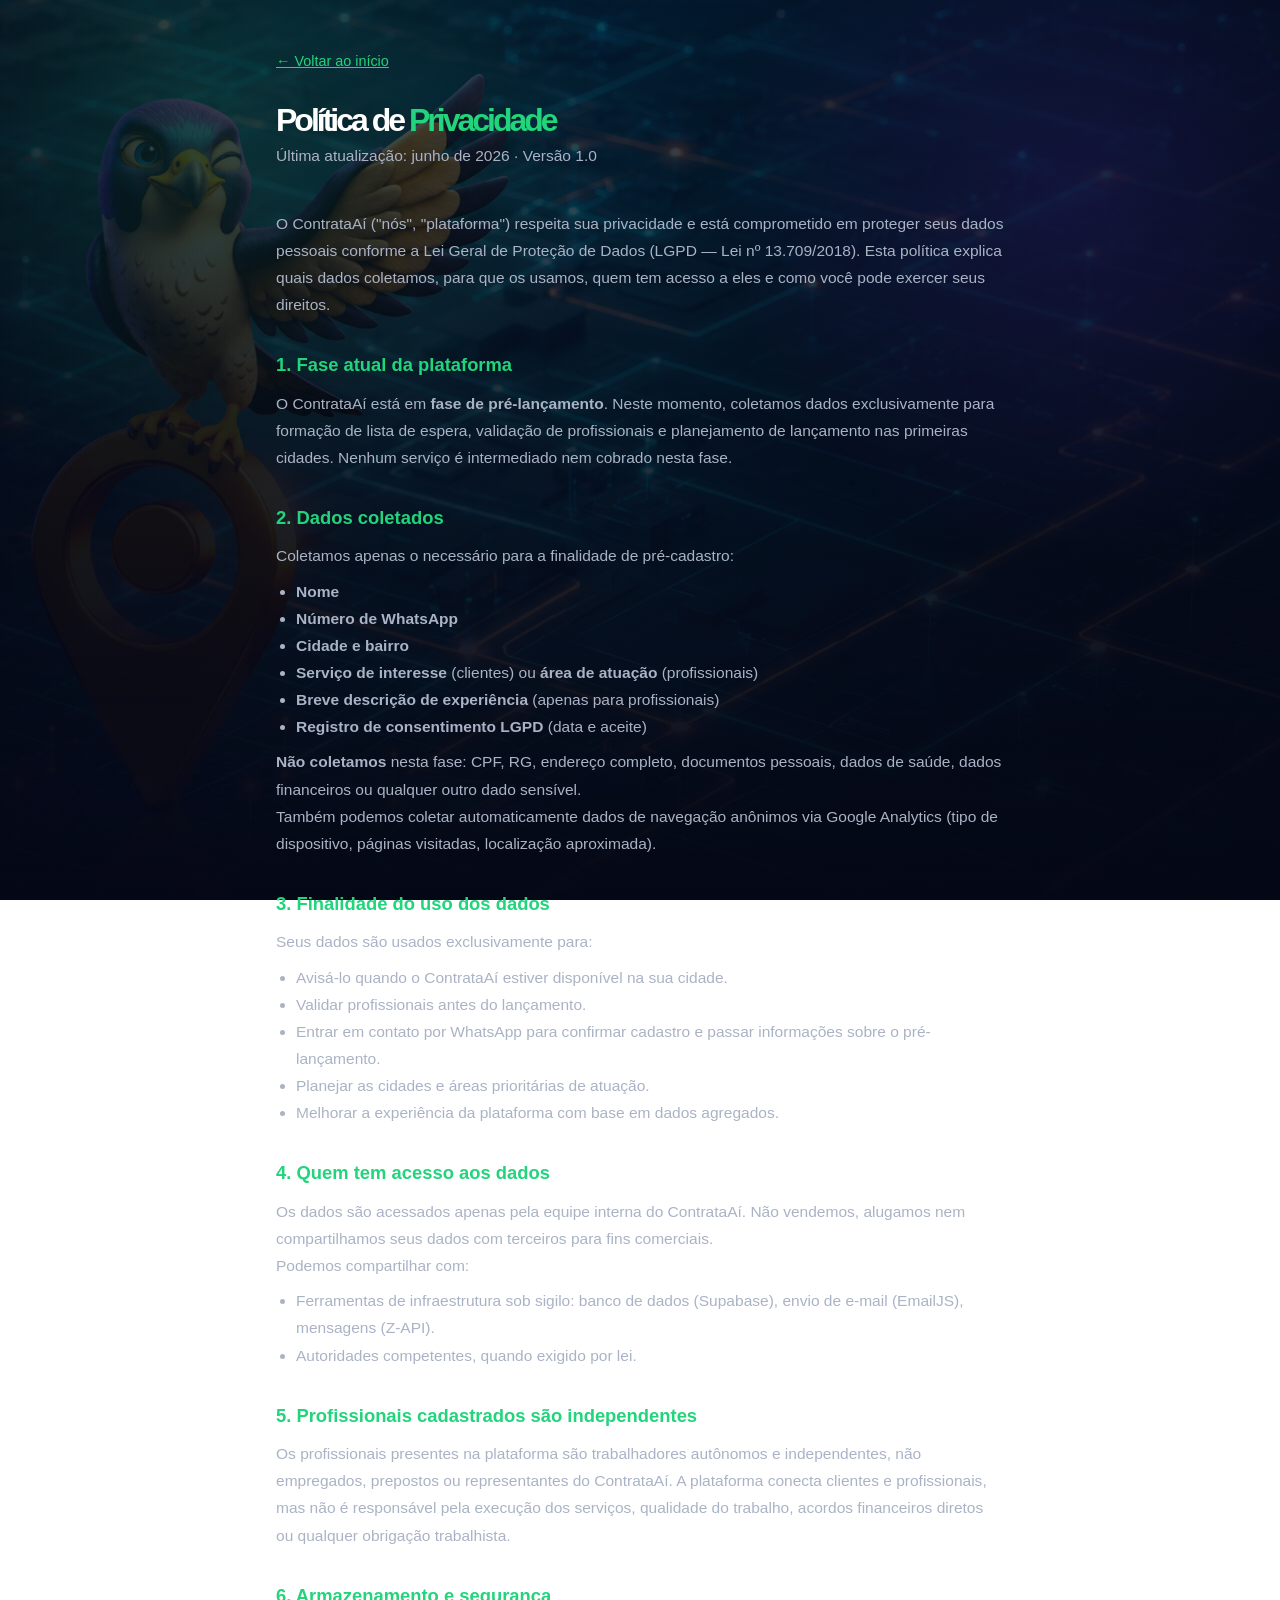
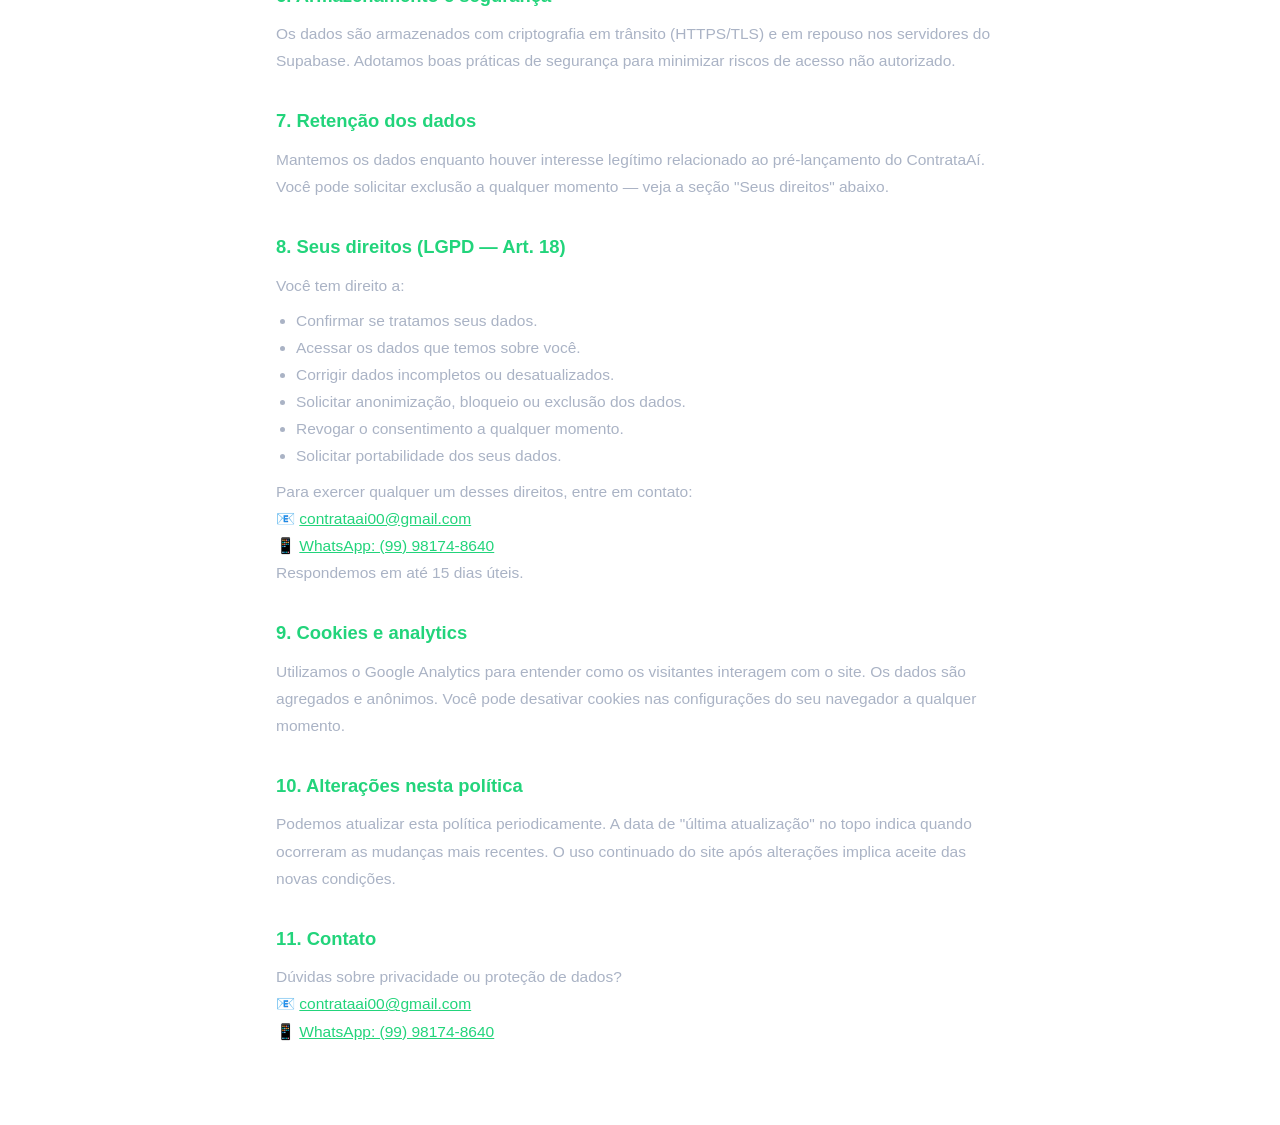
<file: privacidade.html>
<!DOCTYPE html>
<html lang="pt-BR">
<head>
  <meta charset="UTF-8" />
  <meta name="viewport" content="width=device-width, initial-scale=1.0" />
  <title>ContrataAí — Política de privacidade</title>
  <meta name="description" content="Política de privacidade do ContrataAí." />
  <link rel="stylesheet" href="./styles.css" />
  <style>
    .doc-container {
      max-width: 760px;
      margin: 0 auto;
      padding: 48px 16px 80px;
    }

    .doc-container h1 {
      font-size: 2rem;
      margin-bottom: 6px;
    }

    .doc-container h1 span { color: var(--green); }

    .doc-meta {
      color: var(--muted);
      font-size: .9rem;
      margin-bottom: 40px;
    }

    .doc-container h2 {
      font-size: 1.15rem;
      color: var(--green);
      margin: 32px 0 10px;
    }

    .doc-container p,
    .doc-container li {
      color: var(--muted);
      line-height: 1.75;
      font-size: .97rem;
    }

    .doc-container ul {
      padding-left: 20px;
      margin: 8px 0;
    }

    .doc-container a { color: var(--green); text-decoration: underline; }

    .back-link {
      display: inline-block;
      margin-bottom: 32px;
      color: var(--muted);
      font-size: .9rem;
    }

    .back-link:hover { color: var(--white); }
  </style>
</head>
<body>
<div class="doc-container">
  <a class="back-link" href="./index.html">← Voltar ao início</a>

  <h1>Política de <span>Privacidade</span></h1>
  <p class="doc-meta">Última atualização: junho de 2026 · Versão 1.0</p>

  <p>
    O ContrataAí ("nós", "plataforma") respeita sua privacidade e está comprometido em
    proteger seus dados pessoais conforme a Lei Geral de Proteção de Dados (LGPD —
    Lei nº 13.709/2018). Esta política explica quais dados coletamos, para que os usamos,
    quem tem acesso a eles e como você pode exercer seus direitos.
  </p>

  <h2>1. Fase atual da plataforma</h2>
  <p>
    O ContrataAí está em <strong>fase de pré-lançamento</strong>. Neste momento, coletamos
    dados exclusivamente para formação de lista de espera, validação de profissionais
    e planejamento de lançamento nas primeiras cidades. Nenhum serviço é intermediado
    nem cobrado nesta fase.
  </p>

  <h2>2. Dados coletados</h2>
  <p>Coletamos apenas o necessário para a finalidade de pré-cadastro:</p>
  <ul>
    <li><strong>Nome</strong></li>
    <li><strong>Número de WhatsApp</strong></li>
    <li><strong>Cidade e bairro</strong></li>
    <li><strong>Serviço de interesse</strong> (clientes) ou <strong>área de atuação</strong> (profissionais)</li>
    <li><strong>Breve descrição de experiência</strong> (apenas para profissionais)</li>
    <li><strong>Registro de consentimento LGPD</strong> (data e aceite)</li>
  </ul>
  <p><strong>Não coletamos</strong> nesta fase: CPF, RG, endereço completo, documentos pessoais,
  dados de saúde, dados financeiros ou qualquer outro dado sensível.</p>
  <p>Também podemos coletar automaticamente dados de navegação anônimos via Google Analytics
  (tipo de dispositivo, páginas visitadas, localização aproximada).</p>

  <h2>3. Finalidade do uso dos dados</h2>
  <p>Seus dados são usados exclusivamente para:</p>
  <ul>
    <li>Avisá-lo quando o ContrataAí estiver disponível na sua cidade.</li>
    <li>Validar profissionais antes do lançamento.</li>
    <li>Entrar em contato por WhatsApp para confirmar cadastro e passar informações sobre o pré-lançamento.</li>
    <li>Planejar as cidades e áreas prioritárias de atuação.</li>
    <li>Melhorar a experiência da plataforma com base em dados agregados.</li>
  </ul>

  <h2>4. Quem tem acesso aos dados</h2>
  <p>
    Os dados são acessados apenas pela equipe interna do ContrataAí. Não vendemos,
    alugamos nem compartilhamos seus dados com terceiros para fins comerciais.
  </p>
  <p>Podemos compartilhar com:</p>
  <ul>
    <li>Ferramentas de infraestrutura sob sigilo: banco de dados (Supabase), envio de e-mail (EmailJS), mensagens (Z-API).</li>
    <li>Autoridades competentes, quando exigido por lei.</li>
  </ul>

  <h2>5. Profissionais cadastrados são independentes</h2>
  <p>
    Os profissionais presentes na plataforma são trabalhadores autônomos e independentes,
    não empregados, prepostos ou representantes do ContrataAí. A plataforma conecta
    clientes e profissionais, mas não é responsável pela execução dos serviços,
    qualidade do trabalho, acordos financeiros diretos ou qualquer obrigação trabalhista.
  </p>

  <h2>6. Armazenamento e segurança</h2>
  <p>
    Os dados são armazenados com criptografia em trânsito (HTTPS/TLS) e em repouso
    nos servidores do Supabase. Adotamos boas práticas de segurança para minimizar
    riscos de acesso não autorizado.
  </p>

  <h2>7. Retenção dos dados</h2>
  <p>
    Mantemos os dados enquanto houver interesse legítimo relacionado ao pré-lançamento
    do ContrataAí. Você pode solicitar exclusão a qualquer momento — veja a seção
    "Seus direitos" abaixo.
  </p>

  <h2>8. Seus direitos (LGPD — Art. 18)</h2>
  <p>Você tem direito a:</p>
  <ul>
    <li>Confirmar se tratamos seus dados.</li>
    <li>Acessar os dados que temos sobre você.</li>
    <li>Corrigir dados incompletos ou desatualizados.</li>
    <li>Solicitar anonimização, bloqueio ou exclusão dos dados.</li>
    <li>Revogar o consentimento a qualquer momento.</li>
    <li>Solicitar portabilidade dos seus dados.</li>
  </ul>
  <p>
    Para exercer qualquer um desses direitos, entre em contato:<br />
    📧 <a href="mailto:contrataai00@gmail.com">contrataai00@gmail.com</a><br />
    📱 <a href="https://wa.me/5599981748640" target="_blank">WhatsApp: (99) 98174-8640</a>
  </p>
  <p>Respondemos em até 15 dias úteis.</p>

  <h2>9. Cookies e analytics</h2>
  <p>
    Utilizamos o Google Analytics para entender como os visitantes interagem com o site.
    Os dados são agregados e anônimos. Você pode desativar cookies nas configurações
    do seu navegador a qualquer momento.
  </p>

  <h2>10. Alterações nesta política</h2>
  <p>
    Podemos atualizar esta política periodicamente. A data de "última atualização" no
    topo indica quando ocorreram as mudanças mais recentes. O uso continuado do site
    após alterações implica aceite das novas condições.
  </p>

  <h2>11. Contato</h2>
  <p>
    Dúvidas sobre privacidade ou proteção de dados?<br />
    📧 <a href="mailto:contrataai00@gmail.com">contrataai00@gmail.com</a><br />
    📱 <a href="https://wa.me/5599981748640" target="_blank">WhatsApp: (99) 98174-8640</a>
  </p>
</div>
</body>
</html>
</file>
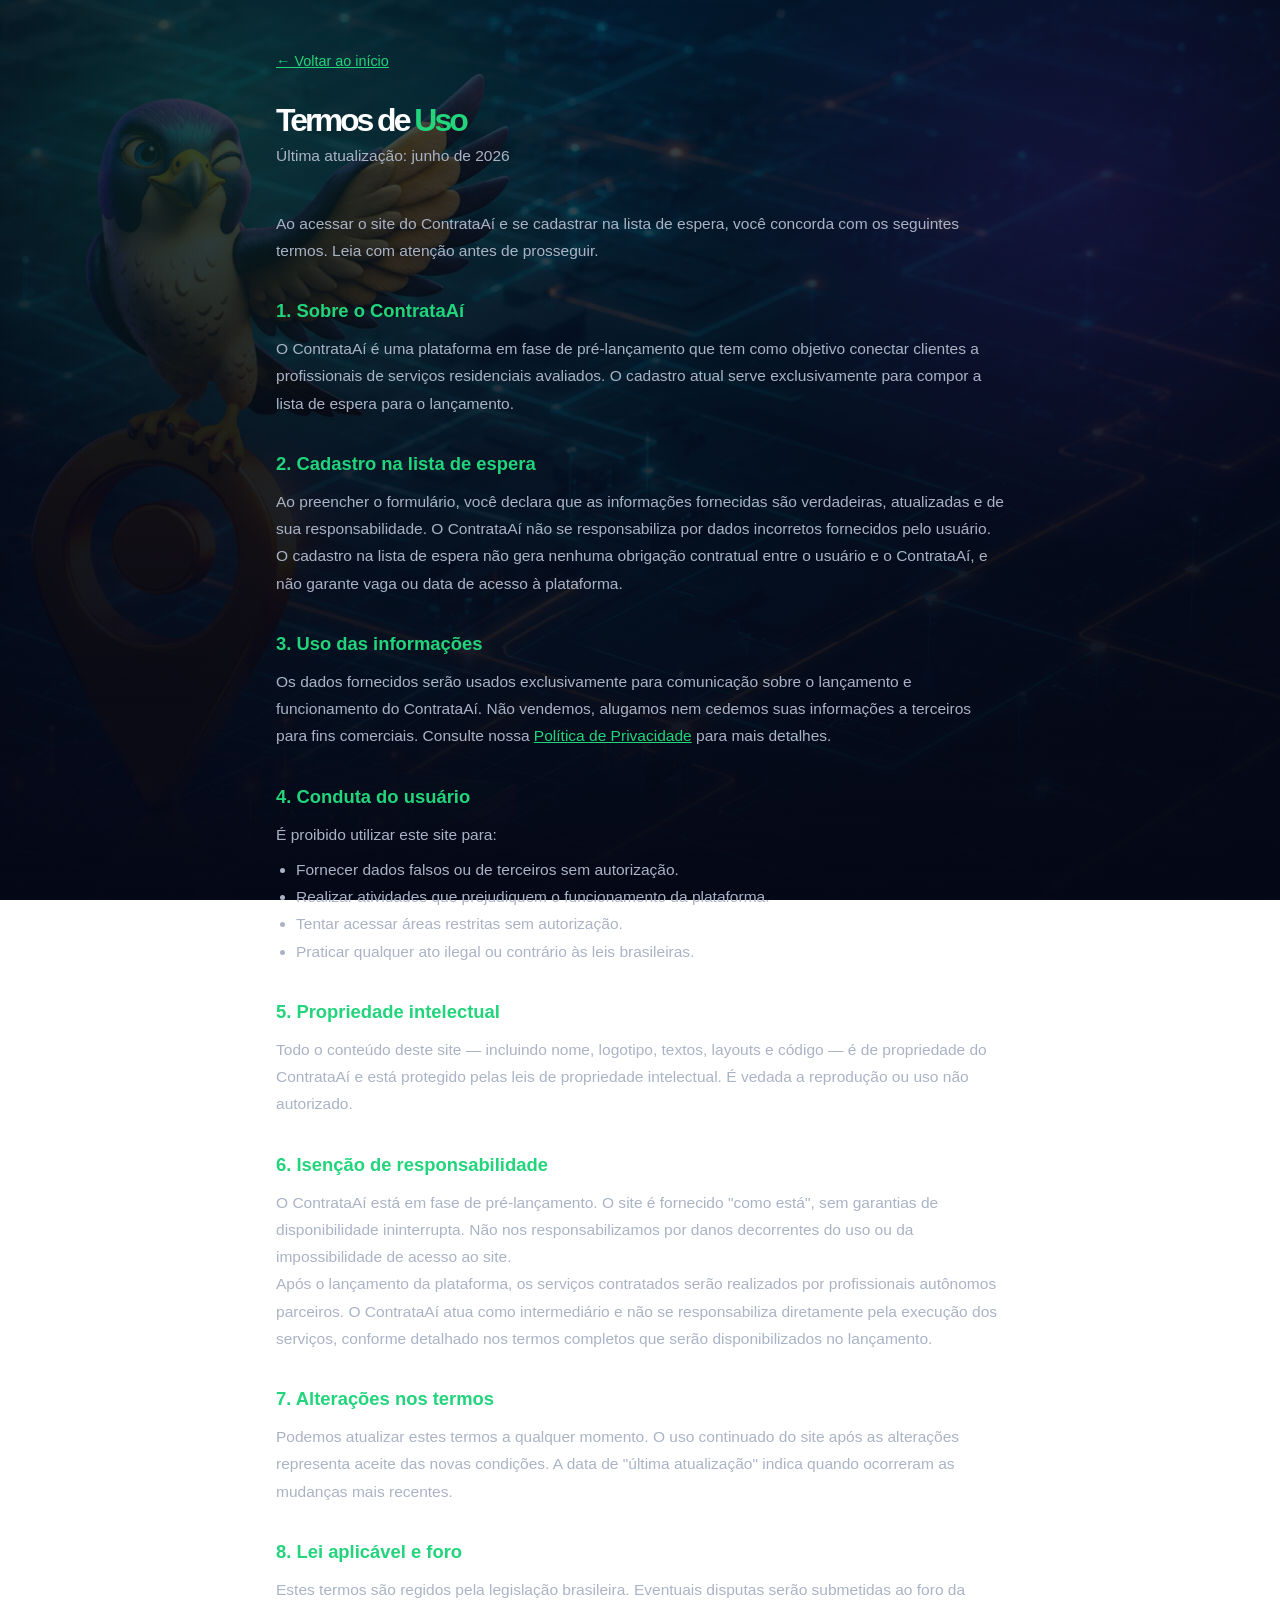
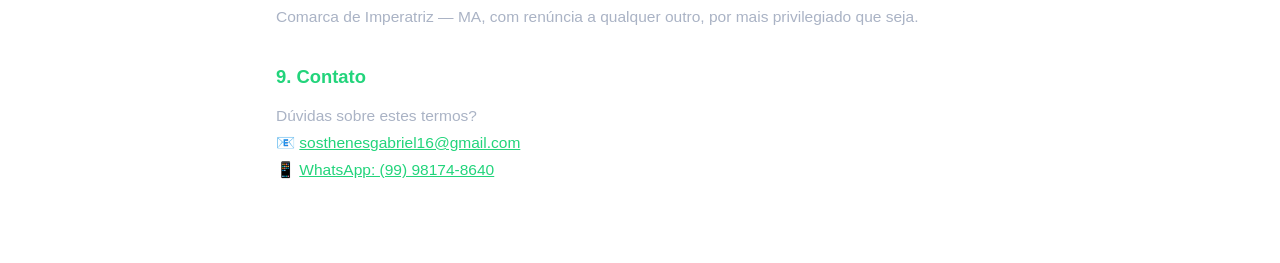
<file: termos.html>
<!DOCTYPE html>
<html lang="pt-BR">
<head>
  <meta charset="UTF-8" />
  <meta name="viewport" content="width=device-width, initial-scale=1.0" />
  <title>ContrataAí — Termos de uso</title>
  <meta name="description" content="Termos de uso do ContrataAí." />
  <link rel="stylesheet" href="./styles.css" />
  <style>
    .doc-container {
      max-width: 760px;
      margin: 0 auto;
      padding: 48px 16px 80px;
    }
    .doc-container h1 { font-size: 2rem; margin-bottom: 6px; }
    .doc-container h1 span { color: var(--green); }
    .doc-meta { color: var(--muted); font-size: .9rem; margin-bottom: 40px; }
    .doc-container h2 { font-size: 1.15rem; color: var(--green); margin: 32px 0 10px; }
    .doc-container p,
    .doc-container li { color: var(--muted); line-height: 1.75; font-size: .97rem; }
    .doc-container ul { padding-left: 20px; margin: 8px 0; }
    .doc-container a { color: var(--green); text-decoration: underline; }
    .back-link { display: inline-block; margin-bottom: 32px; color: var(--muted); font-size: .9rem; }
    .back-link:hover { color: var(--white); }
  </style>
</head>
<body>
<div class="doc-container">
  <a class="back-link" href="./index.html">← Voltar ao início</a>

  <h1>Termos de <span>Uso</span></h1>
  <p class="doc-meta">Última atualização: junho de 2026</p>

  <p>
    Ao acessar o site do ContrataAí e se cadastrar na lista de espera, você concorda
    com os seguintes termos. Leia com atenção antes de prosseguir.
  </p>

  <h2>1. Sobre o ContrataAí</h2>
  <p>
    O ContrataAí é uma plataforma em fase de pré-lançamento que tem como objetivo
    conectar clientes a profissionais de serviços residenciais avaliados. O cadastro
    atual serve exclusivamente para compor a lista de espera para o lançamento.
  </p>

  <h2>2. Cadastro na lista de espera</h2>
  <p>
    Ao preencher o formulário, você declara que as informações fornecidas são
    verdadeiras, atualizadas e de sua responsabilidade. O ContrataAí não se
    responsabiliza por dados incorretos fornecidos pelo usuário.
  </p>
  <p>
    O cadastro na lista de espera não gera nenhuma obrigação contratual entre o
    usuário e o ContrataAí, e não garante vaga ou data de acesso à plataforma.
  </p>

  <h2>3. Uso das informações</h2>
  <p>
    Os dados fornecidos serão usados exclusivamente para comunicação sobre o
    lançamento e funcionamento do ContrataAí. Não vendemos, alugamos nem cedemos
    suas informações a terceiros para fins comerciais. Consulte nossa
    <a href="./privacidade.html">Política de Privacidade</a> para mais detalhes.
  </p>

  <h2>4. Conduta do usuário</h2>
  <p>É proibido utilizar este site para:</p>
  <ul>
    <li>Fornecer dados falsos ou de terceiros sem autorização.</li>
    <li>Realizar atividades que prejudiquem o funcionamento da plataforma.</li>
    <li>Tentar acessar áreas restritas sem autorização.</li>
    <li>Praticar qualquer ato ilegal ou contrário às leis brasileiras.</li>
  </ul>

  <h2>5. Propriedade intelectual</h2>
  <p>
    Todo o conteúdo deste site — incluindo nome, logotipo, textos, layouts e código —
    é de propriedade do ContrataAí e está protegido pelas leis de propriedade
    intelectual. É vedada a reprodução ou uso não autorizado.
  </p>

  <h2>6. Isenção de responsabilidade</h2>
  <p>
    O ContrataAí está em fase de pré-lançamento. O site é fornecido "como está",
    sem garantias de disponibilidade ininterrupta. Não nos responsabilizamos por
    danos decorrentes do uso ou da impossibilidade de acesso ao site.
  </p>
  <p>
    Após o lançamento da plataforma, os serviços contratados serão realizados por
    profissionais autônomos parceiros. O ContrataAí atua como intermediário e não
    se responsabiliza diretamente pela execução dos serviços, conforme detalhado
    nos termos completos que serão disponibilizados no lançamento.
  </p>

  <h2>7. Alterações nos termos</h2>
  <p>
    Podemos atualizar estes termos a qualquer momento. O uso continuado do site
    após as alterações representa aceite das novas condições. A data de "última
    atualização" indica quando ocorreram as mudanças mais recentes.
  </p>

  <h2>8. Lei aplicável e foro</h2>
  <p>
    Estes termos são regidos pela legislação brasileira. Eventuais disputas serão
    submetidas ao foro da Comarca de Imperatriz — MA, com renúncia a qualquer
    outro, por mais privilegiado que seja.
  </p>

  <h2>9. Contato</h2>
  <p>
    Dúvidas sobre estes termos?<br />
    📧 <a href="mailto:sosthenesgabriel16@gmail.com">sosthenesgabriel16@gmail.com</a><br />
    📱 <a href="https://wa.me/5599981748640" target="_blank">WhatsApp: (99) 98174-8640</a>
  </p>
</div>
</body>
</html>
</file>
<file: styles.css>
/* ContrataAí - estilos principais */
/* Layout, identidade visual, páginas públicas e componentes reutilizáveis. */

:root {
  --bg: #050816;
  --bg-soft: #0b1024;
  --card: #10172f;
  --green: #22d47b;
  --green-soft: #00f0a8;
  --purple: #7c3cff;
  --yellow: #ffbf2f;
  --orange: #ff7a1a;
  --white: #ffffff;
  --muted: #aab3c5;
  --border: rgba(255, 255, 255, 0.1);
  --shadow: 0 20px 60px rgba(0, 0, 0, 0.35);
}

* {
  box-sizing: border-box;
  margin: 0;
  padding: 0;
}

html {
  scroll-behavior: smooth;
}

body {
  min-height: 100vh;
  overflow-x: hidden;
  font-family: Arial, Helvetica, sans-serif;
  color: var(--white);
  line-height: 1.6;
  background:
    linear-gradient(90deg, rgba(5, 8, 22, 0.78), rgba(5, 8, 22, 0.52), rgba(5, 8, 22, 0.72)),
    linear-gradient(180deg, rgba(5, 8, 22, 0.18), rgba(5, 8, 22, 0.82)),
    url("./assets/contrataai-bg-mascote.png");
  background-size: cover;
  background-position: center top;
  background-repeat: no-repeat;
  background-attachment: fixed;
}

a {
  color: inherit;
  text-decoration: none;
}

button,
input,
select,
textarea {
  font: inherit;
}

.container {
  width: min(1120px, 92%);
  margin-inline: auto;
}

.site-header {
  position: sticky;
  top: 0;
  z-index: 50;
  padding: 20px 0;
  border-bottom: 1px solid var(--border);
  background: rgba(5, 8, 22, 0.82);
  backdrop-filter: blur(16px);
}

.nav {
  display: flex;
  align-items: center;
  justify-content: space-between;
  gap: 24px;
}

.logo,
.phone-logo {
  font-weight: 900;
  letter-spacing: -1px;
}

.logo {
  font-size: 1.8rem;
}

.logo span,
.phone-logo span {
  color: var(--green);
}

.nav-links {
  display: flex;
  align-items: center;
  gap: 22px;
  color: var(--muted);
  font-size: 0.95rem;
}

.nav-links a:hover {
  color: var(--white);
}

.menu-button {
  display: none;
  border: 0;
  background: transparent;
  color: var(--white);
  font-size: 1.8rem;
  cursor: pointer;
}

.btn {
  display: inline-flex;
  align-items: center;
  justify-content: center;
  min-height: 48px;
  padding: 13px 22px;
  border: 1px solid transparent;
  border-radius: 999px;
  font-weight: 800;
  cursor: pointer;
  transition: 0.2s ease;
}

.btn-small {
  min-height: auto;
  padding: 10px 16px;
}

.btn-primary {
  background: linear-gradient(135deg, var(--green), var(--green-soft));
  color: #04130c;
  box-shadow: 0 10px 35px rgba(34, 212, 123, 0.25);
}

.btn-primary:hover {
  transform: translateY(-2px);
  box-shadow: 0 16px 45px rgba(34, 212, 123, 0.35);
}

.btn-secondary {
  color: var(--white);
  border-color: var(--border);
  background: rgba(255, 255, 255, 0.05);
}

.btn-secondary:hover {
  background: rgba(255, 255, 255, 0.1);
}

.hero {
  position: relative;
  overflow: hidden;
  padding: 82px 0 64px;
}

.hero::before {
  content: "";
  position: absolute;
  width: 520px;
  height: 520px;
  right: -180px;
  top: 40px;
  z-index: -1;
  border-radius: 50%;
  opacity: 0.55;
  filter: blur(26px);
  background:
    conic-gradient(
      from 180deg,
      rgba(34, 212, 123, 0.22),
      rgba(124, 60, 255, 0.28),
      rgba(255, 191, 47, 0.16),
      rgba(34, 212, 123, 0.22)
    );
}

.hero::after {
  content: "";
  position: absolute;
  width: 620px;
  height: 620px;
  left: -260px;
  bottom: -220px;
  z-index: -1;
  border: 1px solid rgba(34, 212, 123, 0.18);
  border-radius: 50%;
  box-shadow:
    0 0 0 80px rgba(124, 60, 255, 0.035),
    0 0 0 160px rgba(34, 212, 123, 0.025);
}

.hero-mascot {
  position: absolute;
  right: -60px;
  bottom: -70px;
  z-index: 0;
  width: min(38vw, 420px);
  height: 620px;
  opacity: 0.10;
  pointer-events: none;
  background:
    radial-gradient(circle at 45% 30%, rgba(255, 191, 47, 0.28), transparent 16%),
    radial-gradient(circle at 55% 35%, rgba(124, 60, 255, 0.26), transparent 22%),
    linear-gradient(145deg, rgba(34, 212, 123, 0.14), transparent 55%);
  border-radius: 50%;
  filter: blur(1px);
}

.hero-grid {
  position: relative;
  z-index: 1;
  display: grid;
  grid-template-columns: 1.1fr 0.9fr;
  align-items: center;
  gap: 48px;
}

.badge {
  display: inline-flex;
  align-items: center;
  gap: 8px;
  margin-bottom: 20px;
  padding: 8px 14px;
  border: 1px solid rgba(124, 60, 255, 0.35);
  border-radius: 999px;
  background: rgba(124, 60, 255, 0.14);
  color: var(--green-soft);
  font-weight: 800;
}

h1 {
  max-width: 720px;
  margin-bottom: 22px;
  font-size: clamp(2.55rem, 6vw, 5rem);
  line-height: 0.98;
  letter-spacing: -3px;
}

h1 span,
.final-cta h2 span {
  color: var(--green);
}

.hero-description {
  max-width: 620px;
  margin-bottom: 32px;
  color: var(--muted);
  font-size: 1.2rem;
}

.hero-actions {
  display: flex;
  flex-wrap: wrap;
  gap: 14px;
  margin-bottom: 34px;
}

.center {
  justify-content: center;
}

.hero-points {
  display: grid;
  grid-template-columns: repeat(3, 1fr);
  max-width: 620px;
  gap: 12px;
}

.point,
.feature,
.step,
.problem-card,
.solution-card,
.form-card,
details,
.app-preview {
  border: 1px solid var(--border);
  background: rgba(16, 23, 47, 0.86);
  box-shadow: var(--shadow);
}

.point {
  padding: 14px;
  border-radius: 18px;
  color: var(--muted);
  font-size: 0.92rem;
}

.point strong {
  display: block;
  margin-bottom: 2px;
  color: var(--white);
}

.app-preview {
  position: relative;
  overflow: hidden;
  padding: 22px;
  border-radius: 34px;
  background:
    linear-gradient(160deg, rgba(124, 60, 255, 0.35), rgba(34, 212, 123, 0.16)),
    var(--card);
}

.app-preview::before {
  content: "";
  position: absolute;
  width: 220px;
  height: 220px;
  right: -80px;
  top: -80px;
  border-radius: 50%;
  background: rgba(34, 212, 123, 0.25);
  filter: blur(70px);
}

.phone {
  position: relative;
  padding: 22px;
  border: 1px solid rgba(255,255,255,0.15);
  border-radius: 28px;
  background: #060b1b;
}

.phone-top,
.service-card,
.resolve-card {
  display: flex;
  align-items: center;
  justify-content: space-between;
}

.phone-top {
  margin-bottom: 24px;
}

.phone-logo {
  font-size: 1.35rem;
}

.phone-icons {
  color: var(--muted);
}

.search-box {
  margin-bottom: 16px;
  padding: 14px;
  border: 1px solid var(--border);
  border-radius: 16px;
  color: var(--muted);
  background: rgba(255,255,255,0.06);
}

.resolve-card {
  gap: 16px;
  margin-bottom: 18px;
  padding: 20px;
  border: 1px solid rgba(255,255,255,0.14);
  border-radius: 20px;
  background: linear-gradient(135deg, var(--purple), #0d3b80);
}

.resolve-card h2 {
  font-size: 1.4rem;
}

.resolve-card p {
  color: var(--green-soft);
  font-size: 0.95rem;
}

.resolve-card > span {
  display: grid;
  place-items: center;
  width: 42px;
  height: 42px;
  border-radius: 50%;
  color: var(--white);
  border: 1px solid rgba(255,255,255,0.24);
}

.phone-section-title {
  margin-bottom: 12px;
  font-size: 1rem;
}

.mini-grid {
  display: grid;
  grid-template-columns: repeat(3, 1fr);
  gap: 9px;
  margin-bottom: 16px;
}

.mini-card {
  padding: 14px 8px;
  border: 1px solid var(--border);
  border-radius: 14px;
  background: rgba(255,255,255,0.055);
  color: var(--muted);
  text-align: center;
  font-size: 0.78rem;
}

.mini-card span {
  display: block;
  margin-bottom: 4px;
  font-size: 1.3rem;
}

.service-card {
  gap: 12px;
  padding: 14px;
  border: 1px solid var(--border);
  border-radius: 16px;
  background: rgba(255,255,255,0.045);
}

.service-card span {
  display: block;
  color: var(--green);
  font-size: 0.88rem;
}

.service-card button {
  padding: 10px 12px;
  border: 1px solid rgba(34, 212, 123, 0.35);
  border-radius: 12px;
  background: transparent;
  color: var(--green-soft);
  font-weight: 700;
}

.section,
.problem-section,
.forms-section {
  padding: 76px 0;
}

.problem-section,
.forms-section {
  border-block: 1px solid var(--border);
  background: rgba(255,255,255,0.025);
}

.problem-grid,
.form-grid {
  display: grid;
  grid-template-columns: 1fr 1fr;
  gap: 28px;
  align-items: stretch;
}

.problem-card,
.solution-card,
.form-card {
  padding: 30px;
  border-radius: 26px;
}

.problem-card h2,
.solution-card h2,
.form-card h2 {
  margin-bottom: 18px;
  font-size: 1.8rem;
  line-height: 1.15;
}

.problem-card ul,
.solution-card ul {
  display: grid;
  gap: 12px;
  list-style: none;
  color: var(--muted);
}

.problem-card li::before {
  content: "✕";
  margin-right: 10px;
  color: var(--orange);
  font-weight: 900;
}

.solution-card {
  border-color: rgba(34, 212, 123, 0.25);
  background: linear-gradient(145deg, rgba(34, 212, 123, 0.16), rgba(124, 60, 255, 0.12));
}

.solution-card li::before {
  content: "✓";
  margin-right: 10px;
  color: var(--green);
  font-weight: 900;
}

.section-title {
  max-width: 760px;
  margin: 0 auto 44px;
  text-align: center;
}

.section-title h2 {
  margin-bottom: 14px;
  font-size: clamp(2rem, 4vw, 3.2rem);
  line-height: 1.05;
  letter-spacing: -1.5px;
}

.section-title p {
  color: var(--muted);
  font-size: 1.05rem;
}

.steps {
  display: grid;
  grid-template-columns: repeat(5, 1fr);
  gap: 16px;
}

.step {
  min-height: 210px;
  padding: 22px;
  border-radius: 24px;
}

.step span {
  display: grid;
  place-items: center;
  width: 42px;
  height: 42px;
  margin-bottom: 18px;
  border: 1px solid rgba(34, 212, 123, 0.3);
  border-radius: 50%;
  background: rgba(34, 212, 123, 0.12);
  color: var(--green);
  font-weight: 900;
}

.step h3,
.feature h3 {
  margin-bottom: 10px;
}

.step p,
.feature p,
.form-card p,
details p {
  color: var(--muted);
}

.features {
  display: grid;
  grid-template-columns: repeat(3, 1fr);
  gap: 18px;
}

.feature {
  padding: 26px;
  border-radius: 24px;
}

.feature span {
  display: block;
  margin-bottom: 16px;
  font-size: 2rem;
}

.categories {
  display: flex;
  flex-wrap: wrap;
  justify-content: center;
  gap: 12px;
}

.categories span {
  padding: 14px 18px;
  border: 1px solid var(--border);
  border-radius: 999px;
  background: rgba(255,255,255,0.055);
  font-weight: 800;
}

form {
  display: grid;
  gap: 14px;
}

label {
  display: grid;
  gap: 7px;
  color: var(--muted);
  font-size: 0.92rem;
  font-weight: 700;
}

input,
select,
textarea {
  width: 100%;
  padding: 15px 16px;
  border: 1px solid var(--border);
  border-radius: 14px;
  outline: none;
  background: rgba(255,255,255,0.06);
  color: var(--white);
  font-size: 1rem;
}

select option {
  color: #111827;
}

textarea {
  min-height: 110px;
  resize: vertical;
}

input::placeholder,
textarea::placeholder {
  color: #6f7890;
}

.faq {
  display: grid;
  max-width: 820px;
  margin: 0 auto;
  gap: 14px;
}

details {
  padding: 22px;
  border-radius: 20px;
}

summary {
  cursor: pointer;
  color: var(--white);
  font-weight: 800;
}

details p {
  margin-top: 10px;
}

.final-cta {
  padding: 90px 0;
  text-align: center;
  background:
    radial-gradient(circle at center, rgba(34, 212, 123, 0.18), transparent 38%),
    var(--bg);
}

.final-cta h2 {
  margin-bottom: 18px;
  font-size: clamp(2.2rem, 5vw, 4rem);
  line-height: 1;
}

.final-cta p {
  max-width: 680px;
  margin: 0 auto 30px;
  color: var(--muted);
  font-size: 1.15rem;
}

footer {
  padding: 28px 0;
  border-top: 1px solid var(--border);
  color: var(--muted);
  font-size: 0.95rem;
}

.footer-content {
  display: flex;
  flex-wrap: wrap;
  justify-content: space-between;
  gap: 20px;
}

.footer-links {
  display: flex;
  gap: 10px;
  align-items: center;
  font-size: 0.88rem;
  color: var(--muted);
}

.footer-links a {
  color: var(--muted);
  text-decoration: underline;
  text-underline-offset: 3px;
  transition: color 0.2s;
}

.footer-links a:hover {
  color: var(--green);
}

.toast {
  position: fixed;
  right: 18px;
  bottom: 18px;
  z-index: 100;
  max-width: 360px;
  padding: 14px 16px;
  border: 1px solid rgba(34, 212, 123, 0.28);
  border-radius: 18px;
  background: rgba(5, 8, 22, 0.94);
  color: var(--white);
  box-shadow: var(--shadow);
  opacity: 0;
  transform: translateY(12px);
  pointer-events: none;
  transition: 0.2s ease;
}

.toast.show {
  opacity: 1;
  transform: translateY(0);
}

.toast.error {
  border-color: rgba(255, 80, 80, 0.4);
}

@media (max-width: 920px) {
  .hero-grid,
  .problem-grid,
  .form-grid {
    grid-template-columns: 1fr;
  }

  .steps,
  .features {
    grid-template-columns: repeat(2, 1fr);
  }

  .hero-points {
    grid-template-columns: 1fr;
  }

  .menu-button {
    display: block;
  }

  .nav-links {
    position: absolute;
    top: 74px;
    right: 4%;
    display: none;
    width: min(320px, 92vw);
    flex-direction: column;
    align-items: stretch;
    padding: 18px;
    border: 1px solid var(--border);
    border-radius: 18px;
    background: rgba(5, 8, 22, 0.96);
  }

  .nav-links.open {
    display: flex;
  }
}

@media (max-width: 560px) {
  h1 {
    letter-spacing: -2px;
  }

  .steps,
  .features,
  .mini-grid {
    grid-template-columns: 1fr;
  }

  .hero-actions {
    flex-direction: column;
  }

  .btn {
    width: 100%;
  }

  .hero-mascot {
    opacity: 0.06;
  }

  .service-card {
    align-items: flex-start;
    flex-direction: column;
  }
}


/* ============================================================
   Páginas separadas: Cliente e Profissional
   ============================================================ */
.audience-grid,
.benefits-grid,
.use-case-grid,
.level-grid,
.quote-grid {
  display: grid;
  grid-template-columns: repeat(2, 1fr);
  gap: 24px;
}

.audience-card,
.benefit-card,
.use-case-card,
.level-card,
.quote-preview-card,
.page-note-card {
  border: 1px solid var(--border);
  border-radius: 26px;
  background: rgba(16, 23, 47, 0.86);
  box-shadow: var(--shadow);
}

.audience-card {
  padding: 30px;
}

.audience-icon {
  display: block;
  margin-bottom: 16px;
  font-size: 2.4rem;
}

.audience-card h3 {
  margin-bottom: 10px;
  font-size: 1.8rem;
}

.audience-card p,
.benefit-card p,
.use-case-card p,
.level-card p,
.page-note-card p,
.quote-preview-card p {
  color: var(--muted);
}

.audience-card ul,
.page-list,
.clean-list {
  display: grid;
  gap: 10px;
  margin: 18px 0 22px;
  list-style: none;
  color: var(--muted);
}

.audience-card li::before,
.page-list li::before,
.clean-list li::before {
  content: "✓";
  margin-right: 10px;
  color: var(--green);
  font-weight: 900;
}

.page-hero {
  position: relative;
  overflow: hidden;
  padding: 82px 0 64px;
}

.page-hero::before {
  content: "";
  position: absolute;
  width: 520px;
  height: 520px;
  right: -190px;
  top: 30px;
  z-index: -1;
  border-radius: 50%;
  opacity: 0.50;
  filter: blur(26px);
  background: conic-gradient(from 180deg, rgba(34, 212, 123, 0.22), rgba(124, 60, 255, 0.28), rgba(255, 191, 47, 0.15), rgba(34, 212, 123, 0.22));
}

.page-hero-grid {
  display: grid;
  grid-template-columns: 1.08fr 0.92fr;
  align-items: center;
  gap: 46px;
}

.page-eyebrow {
  display: inline-flex;
  align-items: center;
  gap: 8px;
  margin-bottom: 18px;
  padding: 8px 14px;
  border: 1px solid rgba(124, 60, 255, 0.35);
  border-radius: 999px;
  background: rgba(124, 60, 255, 0.14);
  color: var(--green-soft);
  font-weight: 800;
}

.page-subtitle {
  max-width: 650px;
  margin-bottom: 30px;
  color: var(--muted);
  font-size: 1.16rem;
}

.page-mini-points {
  display: grid;
  grid-template-columns: repeat(3, 1fr);
  gap: 12px;
  margin-top: 26px;
}

.page-mini-points span {
  padding: 14px;
  border: 1px solid var(--border);
  border-radius: 18px;
  background: rgba(255,255,255,0.045);
  color: var(--muted);
  font-size: 0.92rem;
}

.benefit-card,
.use-case-card,
.level-card,
.quote-preview-card,
.page-note-card {
  padding: 26px;
}

.benefit-card span,
.use-case-card span,
.level-card span {
  display: block;
  margin-bottom: 14px;
  font-size: 2rem;
}

.benefit-card h3,
.use-case-card h3,
.level-card h3,
.quote-preview-card h3 {
  margin-bottom: 10px;
}

.quote-preview-card {
  background: linear-gradient(145deg, rgba(34, 212, 123, 0.12), rgba(124, 60, 255, 0.12)), var(--card);
}

.quote-row {
  display: flex;
  justify-content: space-between;
  gap: 16px;
  padding: 12px 0;
  border-bottom: 1px solid var(--border);
  color: var(--muted);
}

.quote-row strong {
  color: var(--white);
}

.quote-total {
  margin-top: 14px;
  padding: 16px;
  border-radius: 16px;
  background: rgba(34, 212, 123, 0.12);
  color: var(--green-soft);
  font-weight: 900;
}

.form-intro {
  margin-bottom: 22px;
  color: var(--muted);
}

.form-full {
  max-width: 820px;
  margin: 0 auto;
}

.form-card.wide {
  width: 100%;
}

.two-fields {
  display: grid;
  grid-template-columns: repeat(2, 1fr);
  gap: 14px;
}

.nav-links .active {
  color: var(--green-soft);
}

@media (max-width: 920px) {
  .audience-grid,
  .benefits-grid,
  .use-case-grid,
  .level-grid,
  .quote-grid,
  .page-hero-grid,
  .two-fields {
    grid-template-columns: 1fr;
  }

  .page-mini-points {
    grid-template-columns: 1fr;
  }
}


/* Independent budget example section */
.example-budget-section {
  border-block: 1px solid var(--border);
  background:
    radial-gradient(circle at 18% 18%, rgba(124, 60, 255, 0.13), transparent 28%),
    radial-gradient(circle at 82% 26%, rgba(34, 212, 123, 0.12), transparent 28%),
    rgba(255, 255, 255, 0.018);
}

.eyebrow {
  display: inline-flex;
  margin-bottom: 12px;
  padding: 8px 14px;
  border: 1px solid rgba(124, 60, 255, 0.35);
  border-radius: 999px;
  background: rgba(124, 60, 255, 0.14);
  color: var(--green-soft);
  font-weight: 900;
}

.budget-example-card {
  display: grid;
  grid-template-columns: 240px 1fr;
  overflow: hidden;
  border: 1px solid rgba(255, 255, 255, 0.14);
  border-radius: 34px;
  background:
    linear-gradient(145deg, rgba(16, 23, 47, 0.96), rgba(5, 8, 22, 0.98)),
    var(--card);
  box-shadow: 0 28px 80px rgba(0, 0, 0, 0.42);
}

.budget-sidebar {
  display: flex;
  flex-direction: column;
  justify-content: space-between;
  gap: 34px;
  padding: 30px 24px;
  border-right: 1px solid var(--border);
  background:
    radial-gradient(circle at 50% 90%, rgba(124, 60, 255, 0.23), transparent 42%),
    rgba(255,255,255,0.025);
}

.budget-brand strong {
  display: block;
  margin-top: 12px;
  font-size: 1.8rem;
  line-height: 1;
}

.budget-brand strong span {
  color: var(--green);
}

.budget-brand small {
  display: block;
  margin-top: 8px;
  color: var(--muted);
}

.budget-falcon {
  display: grid;
  place-items: center;
  width: 74px;
  height: 74px;
  border: 1px solid rgba(255, 191, 47, 0.28);
  border-radius: 22px;
  background:
    radial-gradient(circle at 30% 20%, rgba(255, 191, 47, 0.35), transparent 42%),
    linear-gradient(145deg, rgba(124, 60, 255, 0.5), rgba(34, 212, 123, 0.18));
  font-size: 2.7rem;
}

.budget-sidebar-items {
  display: grid;
  gap: 18px;
}

.budget-sidebar-items div {
  display: grid;
  gap: 6px;
  color: var(--muted);
  text-align: center;
}

.budget-sidebar-items span {
  display: block;
  font-size: 1.8rem;
}

.budget-sidebar-items p {
  font-size: 0.92rem;
}

.budget-main {
  padding: 30px;
}

.budget-header {
  display: flex;
  align-items: flex-start;
  justify-content: space-between;
  gap: 20px;
  margin-bottom: 22px;
}

.budget-header h3 {
  margin-bottom: 4px;
  font-size: clamp(2rem, 4vw, 3.2rem);
  line-height: 1;
  letter-spacing: -1.5px;
}

.budget-header p {
  color: var(--purple);
  font-size: 1.15rem;
  font-weight: 800;
}

.budget-verified {
  flex: 0 0 auto;
  padding: 10px 14px;
  border: 1px solid rgba(34, 212, 123, 0.26);
  border-radius: 999px;
  background: rgba(255,255,255,0.055);
  font-weight: 900;
}

.budget-info-grid {
  display: grid;
  gap: 0;
  border-top: 1px solid var(--border);
}

.budget-info-grid div {
  display: grid;
  grid-template-columns: 190px 1fr;
  gap: 16px;
  padding: 12px 0;
  border-bottom: 1px solid var(--border);
}

.budget-info-grid span {
  color: var(--muted);
}

.budget-info-grid strong {
  color: var(--white);
}

.budget-price-card {
  margin-top: 18px;
  padding: 20px;
  border: 1px solid var(--border);
  border-radius: 22px;
  background: rgba(255,255,255,0.045);
}

.budget-price-card div {
  display: flex;
  justify-content: space-between;
  gap: 16px;
  padding: 8px 0;
}

.budget-price-card span,
.budget-price-card strong {
  font-size: 1.08rem;
}

.budget-total {
  margin-top: 8px;
  padding-top: 16px !important;
  border-top: 1px solid var(--border);
}

.budget-total span,
.budget-total strong {
  color: var(--yellow);
  font-size: 1.7rem;
  font-weight: 900;
}

.budget-meta-grid {
  display: grid;
  grid-template-columns: repeat(3, 1fr);
  overflow: hidden;
  margin-top: 14px;
  border: 1px solid var(--border);
  border-radius: 20px;
  background: rgba(255,255,255,0.035);
}

.budget-meta-grid div {
  padding: 17px;
  border-right: 1px solid var(--border);
}

.budget-meta-grid div:last-child {
  border-right: 0;
}

.budget-meta-grid span,
.budget-meta-grid strong {
  display: block;
}

.budget-meta-grid span {
  color: var(--muted);
  font-size: 0.92rem;
}

.budget-meta-grid strong {
  margin-top: 4px;
  color: var(--green);
  font-size: 1.2rem;
}

.budget-meta-grid div:nth-child(2) strong {
  color: var(--purple);
}

.budget-lists {
  display: grid;
  grid-template-columns: 1fr 1fr;
  overflow: hidden;
  margin-top: 14px;
  border: 1px solid var(--border);
  border-radius: 20px;
  background: rgba(255,255,255,0.035);
}

.budget-lists div {
  padding: 20px;
}

.budget-lists div:first-child {
  border-right: 1px solid var(--border);
}

.budget-lists h4 {
  margin-bottom: 12px;
  color: var(--green);
  font-size: 1.12rem;
}

.budget-lists div:last-child h4 {
  color: var(--purple);
}

.budget-lists ul {
  display: grid;
  gap: 8px;
  color: var(--muted);
  list-style: none;
}

.budget-actions {
  display: grid;
  grid-template-columns: 1.2fr 1fr 0.9fr;
  gap: 12px;
  margin-top: 18px;
}

.budget-actions button {
  min-height: 56px;
  border-radius: 16px;
  font-weight: 900;
  cursor: pointer;
}

.budget-accept {
  border: 1px solid rgba(34, 212, 123, 0.42);
  background: linear-gradient(135deg, var(--green), var(--green-soft));
  color: #04130c;
}

.budget-adjust {
  border: 1px solid rgba(124, 60, 255, 0.5);
  background: rgba(124, 60, 255, 0.1);
  color: var(--white);
}

.budget-reject {
  border: 1px solid rgba(255, 77, 109, 0.55);
  background: rgba(255, 77, 109, 0.08);
  color: var(--white);
}

.budget-note {
  margin-top: 14px;
  color: var(--muted);
  text-align: center;
  font-size: 0.9rem;
}

@media (max-width: 920px) {
  .budget-example-card {
    grid-template-columns: 1fr;
  }

  .budget-sidebar {
    border-right: 0;
    border-bottom: 1px solid var(--border);
  }

  .budget-sidebar-items {
    grid-template-columns: repeat(3, 1fr);
  }
}

@media (max-width: 620px) {
  .budget-main {
    padding: 20px;
  }

  .budget-header,
  .budget-price-card div {
    flex-direction: column;
  }

  .budget-verified {
    width: fit-content;
  }

  .budget-info-grid div,
  .budget-meta-grid,
  .budget-lists,
  .budget-actions,
  .budget-sidebar-items {
    grid-template-columns: 1fr;
  }

  .budget-meta-grid div {
    border-right: 0;
    border-bottom: 1px solid var(--border);
  }

  .budget-meta-grid div:last-child {
    border-bottom: 0;
  }

  .budget-lists div:first-child {
    border-right: 0;
    border-bottom: 1px solid var(--border);
  }
}


/* Detailed materials inside budget example */
.budget-materials {
  margin-top: 14px;
  padding: 18px;
  border: 1px solid var(--border);
  border-radius: 20px;
  background: rgba(255,255,255,0.035);
}

.budget-materials-header {
  display: flex;
  align-items: center;
  justify-content: space-between;
  gap: 16px;
  margin-bottom: 12px;
}

.budget-materials-header h4 {
  color: var(--white);
  font-size: 1.08rem;
}

.budget-materials-header span {
  color: var(--yellow);
  font-weight: 900;
}

.materials-table {
  display: grid;
  gap: 0;
  overflow: hidden;
  border: 1px solid var(--border);
  border-radius: 14px;
}

.materials-row {
  display: grid;
  grid-template-columns: 1.4fr 0.8fr 0.7fr;
  gap: 12px;
  padding: 11px 13px;
  border-bottom: 1px solid var(--border);
  color: var(--muted);
}

.materials-row:last-child {
  border-bottom: 0;
}

.materials-head {
  background: rgba(255,255,255,0.05);
  color: var(--green-soft);
  font-size: 0.88rem;
  font-weight: 900;
}

.materials-row strong {
  color: var(--white);
  text-align: right;
}

@media (max-width: 620px) {
  .budget-materials-header {
    align-items: flex-start;
    flex-direction: column;
  }

  .materials-row {
    grid-template-columns: 1fr;
    gap: 4px;
  }

  .materials-row strong {
    text-align: left;
  }

  .materials-head {
    display: none;
  }
}


/* Background image refinement */
body::before {
  content: "";
  position: fixed;
  inset: 0;
  z-index: -2;
  pointer-events: none;
  background:
    radial-gradient(circle at 16% 12%, rgba(34, 212, 123, 0.12), transparent 30%),
    radial-gradient(circle at 84% 22%, rgba(124, 60, 255, 0.12), transparent 28%),
    linear-gradient(180deg, transparent 0%, rgba(5, 8, 22, 0.46) 72%, rgba(5, 8, 22, 0.88) 100%);
}

.site-header {
  background: rgba(5, 8, 22, 0.60);
}

.hero,
.section,
.problem-section,
.forms-section,
.final-cta,
.example-budget-section {
  background-color: rgba(5, 8, 22, 0.38);
}

.problem-section,
.forms-section,
.example-budget-section {
  background:
    linear-gradient(180deg, rgba(5, 8, 22, 0.42), rgba(5, 8, 22, 0.52));
}

.final-cta {
  background:
    radial-gradient(circle at center, rgba(34, 212, 123, 0.14), transparent 38%),
    rgba(5, 8, 22, 0.64);
}

@media (max-width: 780px) {
  body {
    background-attachment: scroll;
    background-position: 28% top;
  }
}


/* Early services clarity section */
.early-services-section {
  border-block: 1px solid var(--border);
  background:
    radial-gradient(circle at 14% 20%, rgba(34, 212, 123, 0.12), transparent 26%),
    radial-gradient(circle at 88% 20%, rgba(124, 60, 255, 0.13), transparent 28%),
    rgba(5, 8, 22, 0.50);
}

.service-intent-grid {
  display: grid;
  grid-template-columns: repeat(4, 1fr);
  gap: 16px;
}

.service-intent-card {
  padding: 22px;
  border: 1px solid var(--border);
  border-radius: 24px;
  background:
    linear-gradient(145deg, rgba(16, 23, 47, 0.88), rgba(5, 8, 22, 0.82));
  box-shadow: 0 16px 48px rgba(0, 0, 0, 0.22);
  transition: 0.2s ease;
}

.service-intent-card:hover {
  transform: translateY(-4px);
  border-color: rgba(34, 212, 123, 0.28);
}

.service-intent-card.featured {
  border-color: rgba(34, 212, 123, 0.34);
  background:
    linear-gradient(145deg, rgba(34, 212, 123, 0.12), rgba(124, 60, 255, 0.10)),
    rgba(16, 23, 47, 0.88);
}

.service-icon {
  display: grid;
  place-items: center;
  width: 52px;
  height: 52px;
  margin-bottom: 14px;
  border: 1px solid rgba(255,255,255,0.14);
  border-radius: 16px;
  background:
    radial-gradient(circle at 30% 20%, rgba(255, 191, 47, 0.22), transparent 40%),
    rgba(255,255,255,0.055);
  font-size: 1.8rem;
}

.service-intent-card h3 {
  margin-bottom: 8px;
  font-size: 1.18rem;
}

.service-intent-card p {
  color: var(--muted);
  font-size: 0.95rem;
}


.service-intent-card {
  position: relative;
  overflow: hidden;
  isolation: isolate;
}

.service-intent-card > * {
  position: relative;
  z-index: 2;
}

.service-intent-card.has-card-bg {
  background:
    linear-gradient(145deg, rgba(16, 23, 47, 0.78), rgba(5, 8, 22, 0.82));
  background-size: cover;
  background-position: center;
}

.service-intent-card.has-card-bg::before {
  content: "";
  position: absolute;
  inset: 0;
  z-index: 0;
  background-image: var(--card-image);
  background-size: cover;
  background-position: center;
  transform: scale(1.02);
  filter: saturate(1.05);
}

.service-intent-card.has-card-bg::after {
  content: "";
  position: absolute;
  inset: 0;
  z-index: 1;
  background:
    linear-gradient(180deg, rgba(5, 8, 22, 0.35) 0%, rgba(5, 8, 22, 0.68) 55%, rgba(5, 8, 22, 0.88) 100%),
    linear-gradient(145deg, rgba(16, 23, 47, 0.18), rgba(5, 8, 22, 0.28));
}

.service-intent-card.has-card-bg:hover::before {
  transform: scale(1.05);
  transition: transform 0.35s ease;
}

.service-intent-card.has-card-bg p {
  color: rgba(232, 240, 255, 0.82);
}

.service-intent-card.has-card-bg .service-icon {
  background:
    radial-gradient(circle at 30% 20%, rgba(255, 191, 47, 0.28), transparent 40%),
    rgba(4, 8, 20, 0.42);
  backdrop-filter: blur(5px);
}

.card-eletrica { --card-image: url("assets/cards/eletrica.png"); }
.card-hidraulica { --card-image: url("assets/cards/hidraulica.png"); }
.card-ar-condicionado { --card-image: url("assets/cards/ar-condicionado.png"); }
.card-limpeza-domestica { --card-image: url("assets/cards/limpeza-domestica.png"); }
.card-jardinagem { --card-image: url("assets/cards/jardinagem.png"); }
.card-seguranca-cameras { --card-image: url("assets/cards/seguranca-cameras.png"); }
.card-portao-eletronico { --card-image: url("assets/cards/portao-eletronico.png"); }
.card-reparos-gerais { --card-image: url("assets/cards/reparos-gerais.png"); }
.card-marketing { --card-image: url("assets/cards/marketing.png"); }
.card-mecanica-automotiva { --card-image: url("assets/cards/mecanica-automotiva.png"); }
.card-barbearia { --card-image: url("assets/cards/barbearia.png"); }
.card-estetica-automotiva { --card-image: url("assets/cards/estetica-automotiva.png"); }


.platform-purpose {
  display: grid;
  grid-template-columns: 1fr 1fr;
  gap: 18px;
  margin-top: 28px;
}

.platform-purpose div {
  padding: 22px;
  border: 1px solid rgba(34, 212, 123, 0.18);
  border-radius: 22px;
  background: rgba(255,255,255,0.045);
}

.platform-purpose strong {
  display: block;
  margin-bottom: 8px;
  color: var(--green-soft);
  font-size: 1.08rem;
}

.platform-purpose p {
  color: var(--muted);
}

@media (max-width: 980px) {
  .service-intent-grid {
    grid-template-columns: repeat(2, 1fr);
  }

  .platform-purpose {
    grid-template-columns: 1fr;
  }
}

@media (max-width: 560px) {
  .service-intent-grid {
    grid-template-columns: 1fr;
  }
}


/* V12 cleanup adjustments */
.early-services-section + .problem-section {
  border-top: 0;
}

.problem-card ul,
.solution-card ul {
  gap: 10px;
}

.service-intent-card p,
.feature p,
.point span {
  line-height: 1.45;
}


/* Page separation adjustment */
.single-form-grid {
  grid-template-columns: minmax(0, 680px);
  justify-content: center;
}

.single-form-grid .form-card {
  width: 100%;
}


/* V15 broader professional areas */
.service-intent-card h3 {
  min-height: 1.4em;
}


/* LGPD checkbox */
.lgpd-label {
  display: flex;
  align-items: flex-start;
  gap: 12px;
  padding: 16px;
  border: 1px solid rgba(124, 60, 255, 0.3);
  border-radius: 14px;
  background: rgba(124, 60, 255, 0.06);
  color: var(--muted);
  font-size: 0.88rem;
  font-weight: 400;
  line-height: 1.55;
  cursor: pointer;
}

.lgpd-label input[type="checkbox"] {
  flex-shrink: 0;
  width: 18px;
  height: 18px;
  margin-top: 2px;
  accent-color: var(--green);
  cursor: pointer;
}

.lgpd-label a {
  color: var(--green-soft);
  text-decoration: underline;
  text-underline-offset: 2px;
}
</file>
